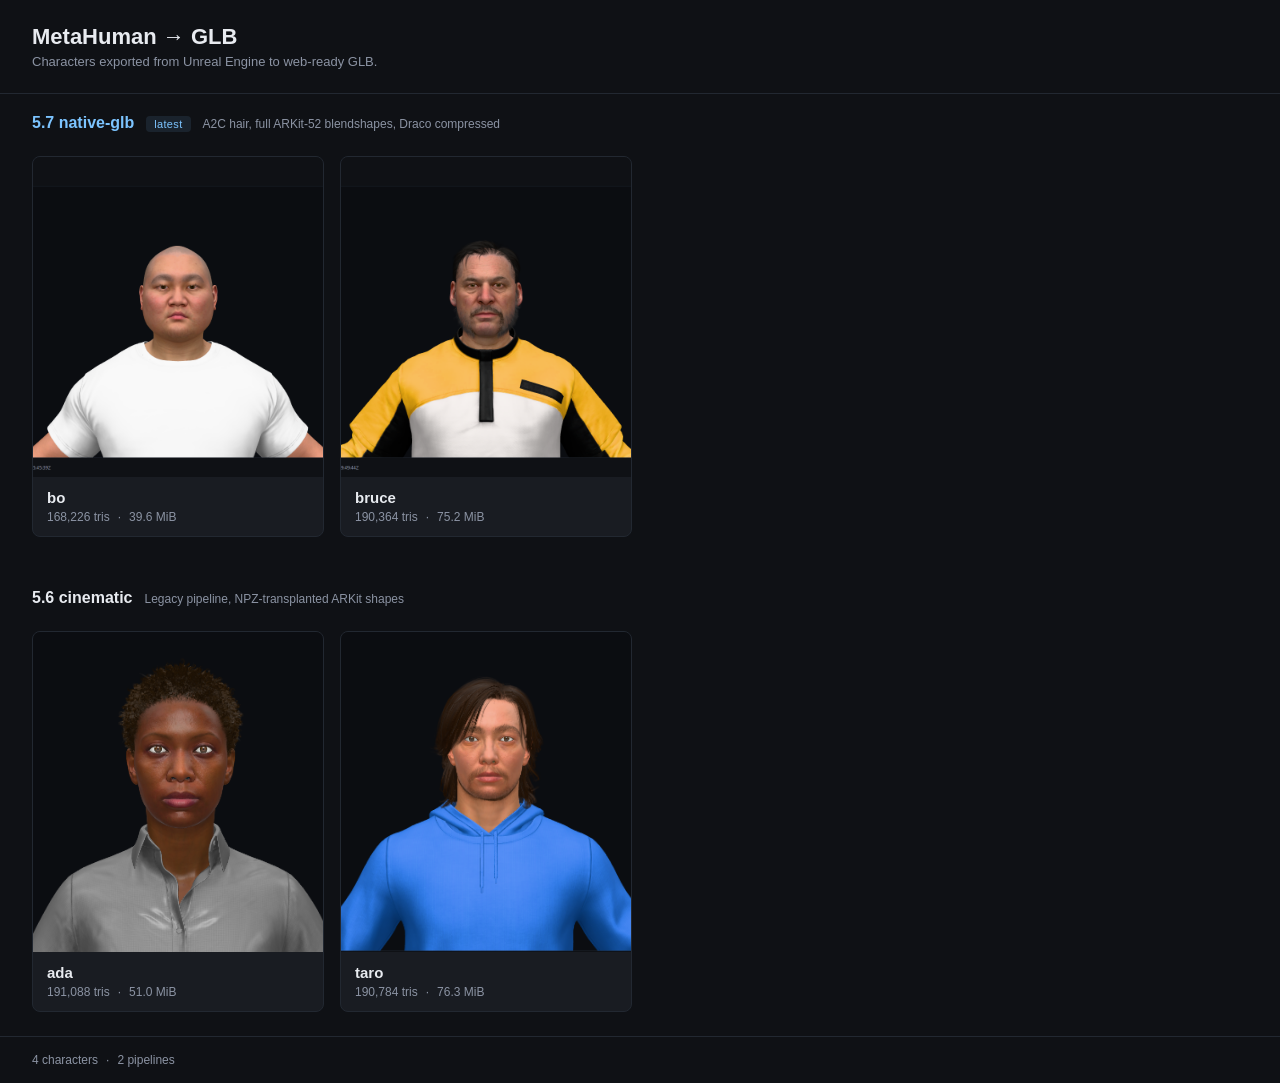
<file: docs/index.html>
<!doctype html>
<html lang="en">
<head>
  <meta charset="utf-8" />
  <meta name="viewport" content="width=device-width, initial-scale=1" />
  <title>MetaHuman gallery</title>
  <link rel="stylesheet" href="assets/style.css" />
  <style>
    .section-header {
      padding: 20px 32px 0;
      display: flex;
      align-items: baseline;
      gap: 12px;
    }
    .section-header h2 {
      margin: 0;
      font-size: 16px;
      font-weight: 600;
    }
    .section-header .tag {
      font-size: 11px;
      color: var(--accent);
      background: rgba(124,196,255,0.1);
      padding: 2px 8px;
      border-radius: 4px;
      letter-spacing: 0.03em;
    }
    .section-header .desc {
      color: var(--muted);
      font-size: 12px;
    }
  </style>
</head>
<body class="gallery">
  <header>
    <h1>MetaHuman &rarr; GLB</h1>
    <p class="sub">Characters exported from Unreal Engine to web-ready GLB.</p>
  </header>

  <div class="section-header">
    <h2><a href="5.7/index.html">5.7 native-glb</a></h2>
    <span class="tag">latest</span>
    <span class="desc">A2C hair, full ARKit-52 blendshapes, Draco compressed</span>
  </div>
  <main class="grid">
    <a class="card" href="5.7/characters/bo/index.html"><img class="card-preview" src="5.7/characters/bo/preview.png" alt="bo" loading="lazy" /><div class="meta"><span class="name">bo</span><span class="stats"><span>168,226 tris</span><span>&middot;</span><span>39.6 MiB</span></span></div></a>
    <a class="card" href="5.7/characters/bruce/index.html"><img class="card-preview" src="5.7/characters/bruce/preview.png" alt="bruce" loading="lazy" /><div class="meta"><span class="name">bruce</span><span class="stats"><span>190,364 tris</span><span>&middot;</span><span>75.2 MiB</span></span></div></a>
  </main>

  <div class="section-header" style="margin-top:8px">
    <h2>5.6 cinematic</h2>
    <span class="desc">Legacy pipeline, NPZ-transplanted ARKit shapes</span>
  </div>
  <main class="grid">
    <a class="card" href="characters/ada/index.html"><img class="card-preview" src="characters/ada/thumbnail.png" alt="ada" loading="lazy" /><div class="meta"><span class="name">ada</span><span class="stats"><span>191,088 tris</span><span>&middot;</span><span>51.0 MiB</span></span></div></a>
    <a class="card" href="characters/taro/index.html"><img class="card-preview" src="characters/taro/thumbnail.png" alt="taro" loading="lazy" /><div class="meta"><span class="name">taro</span><span class="stats"><span>190,784 tris</span><span>&middot;</span><span>76.3 MiB</span></span></div></a>
  </main>

  <footer>
    <span>4 characters</span>
    <span>&middot;</span>
    <span>2 pipelines</span>
  </footer>
</body>
</html>
</file>
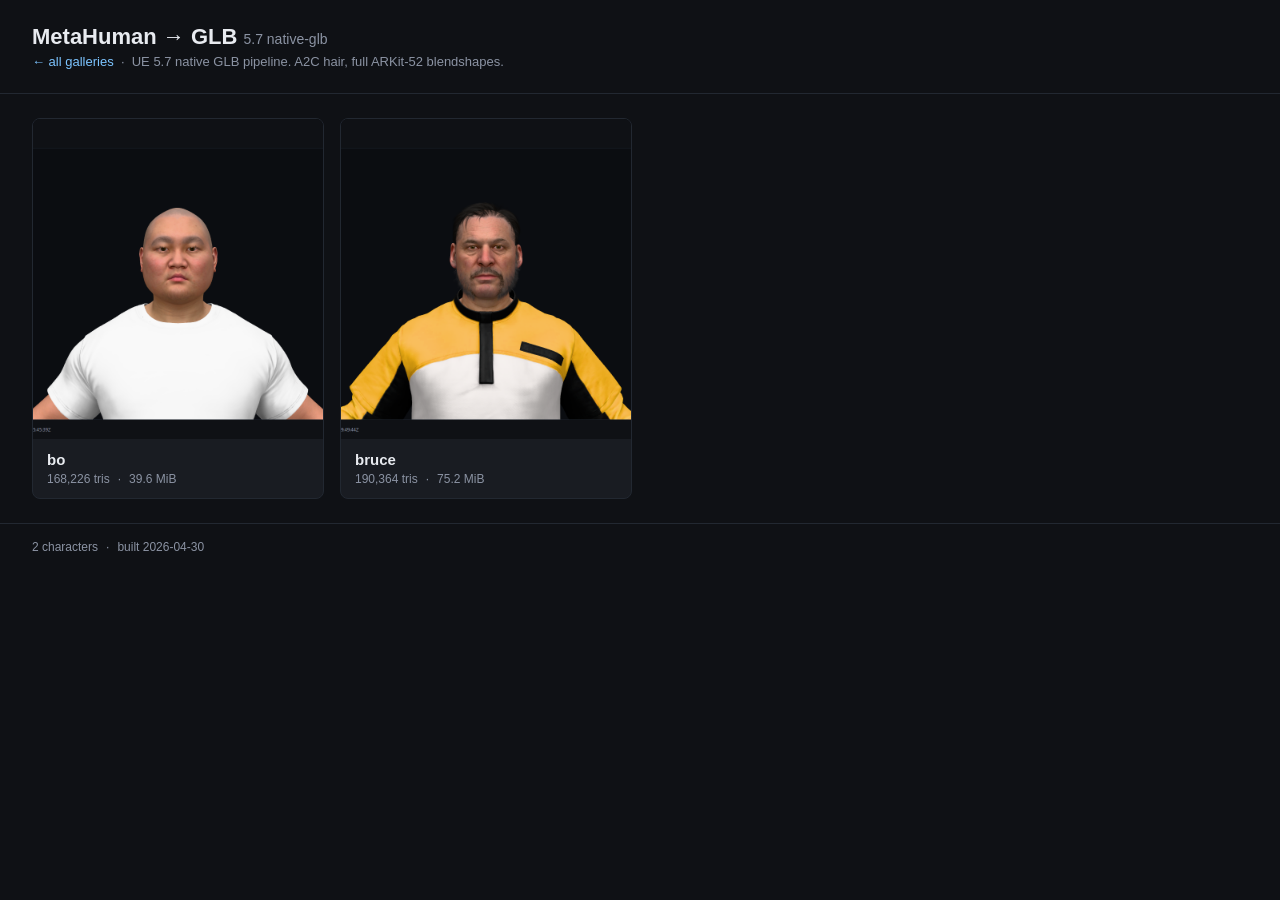
<file: docs/5.7/index.html>
<!doctype html>
<html lang="en">
<head>
  <meta charset="utf-8" />
  <meta name="viewport" content="width=device-width, initial-scale=1" />
  <title>MetaHuman gallery - 5.7</title>
  <link rel="stylesheet" href="assets/style.css" />
</head>
<body class="gallery">
  <header>
    <h1>MetaHuman &rarr; GLB <span style="color:var(--muted);font-size:14px;font-weight:400">5.7 native-glb</span></h1>
    <p class="sub">
      <a href="../index.html">&larr; all galleries</a>
      &nbsp;&middot;&nbsp;
      UE 5.7 native GLB pipeline. A2C hair, full ARKit-52 blendshapes.
    </p>
  </header>

  <main class="grid">
    <a class="card" href="characters/bo/index.html"><img class="card-preview" src="characters/bo/preview.png" alt="bo" loading="lazy" /><div class="meta"><span class="name">bo</span><span class="stats"><span>168,226 tris</span><span>&middot;</span><span>39.6 MiB</span></span></div></a>
    <a class="card" href="characters/bruce/index.html"><img class="card-preview" src="characters/bruce/preview.png" alt="bruce" loading="lazy" /><div class="meta"><span class="name">bruce</span><span class="stats"><span>190,364 tris</span><span>&middot;</span><span>75.2 MiB</span></span></div></a>
  </main>

  <footer>
    <span>2 characters</span>
    <span>&middot;</span>
    <span>built 2026-04-30</span>
  </footer>
</body>
</html>
</file>
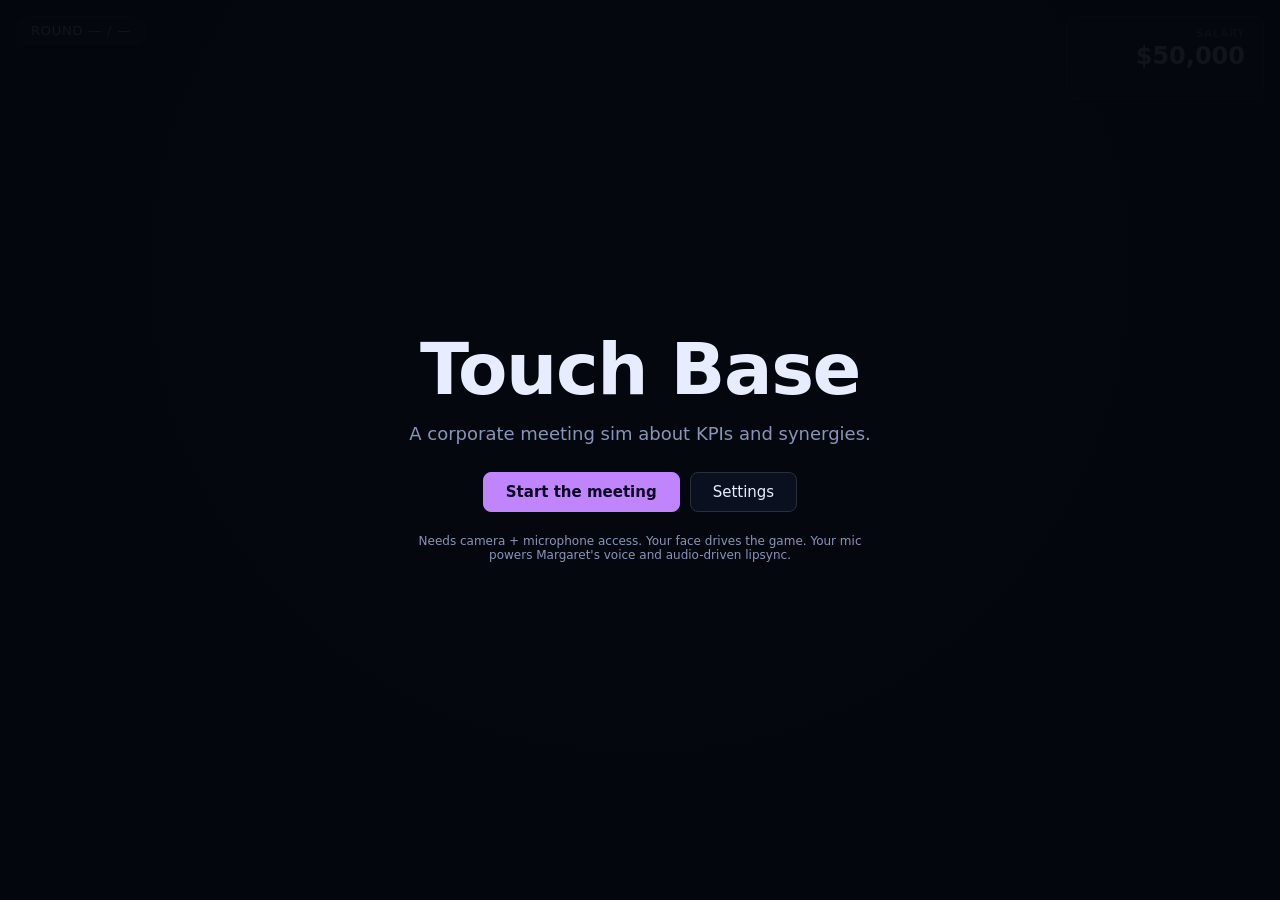
<file: meeting-from-hell/site/index.html>
<!doctype html>
<html lang="en">
<head>
  <meta charset="utf-8" />
  <meta name="viewport" content="width=device-width, initial-scale=1" />
  <title>Touch Base — a corporate meeting sim about KPIs and synergies</title>
  <link rel="stylesheet" href="style.css?v=20260420T200316Z" />
  <script type="importmap">
  {
    "imports": {
      "three":           "https://unpkg.com/three@0.170.0/build/three.module.js",
      "three/addons/":   "https://unpkg.com/three@0.170.0/examples/jsm/"
    }
  }
  </script>
</head>
<body>
  <div id="stage">
    <!-- 3D viewer mounts here -->
    <div id="viewer"></div>

    <!-- HUD overlay -->
    <div id="hud">
      <div id="round-pill">Round <span id="round-n">—</span> / <span id="round-total">—</span></div>
      <div id="salary">
        <div class="salary-label">Salary</div>
        <div class="salary-amount">$<span id="salary-amount">50,000</span></div>
        <div class="salary-delta" id="salary-delta"></div>
      </div>
    </div>

    <!-- Boss speech bubble -->
    <div id="bubble" class="hidden">
      <div class="bubble-name">MARGARET <span class="bubble-role">· Director of Employee Engagement</span></div>
      <div id="bubble-text"></div>
    </div>

    <!-- Enthusiasm meter (live during reaction window) -->
    <div id="enthusiasm" class="hidden">
      <div class="meter-label">Enthusiasm</div>
      <div class="meter-track"><div class="meter-fill" id="meter-fill"></div></div>
      <div class="meter-timer" id="meter-timer">5.0s</div>
    </div>

    <!-- Start / settings / end screens -->
    <div id="splash" class="screen">
      <h1>Touch Base</h1>
      <p class="tagline">A corporate meeting sim about KPIs and synergies.</p>
      <div class="splash-actions">
        <button id="btn-start" class="primary">Start the meeting</button>
        <button id="btn-settings">Settings</button>
      </div>
      <p class="note">Needs camera + microphone access. Your face drives the game. Your mic powers Margaret's voice and audio-driven lipsync.</p>
    </div>

    <div id="settings" class="screen hidden">
      <h2>Settings</h2>

      <div class="field">
        <label>Boss character</label>
        <select id="cfg-character">
          <option value="ada">ada</option>
          <option value="taro">taro</option>
        </select>
      </div>

      <div class="field">
        <label>LLM backend</label>
        <select id="cfg-backend">
          <option value="chrome">Chrome built-in (zero install, Chrome 127+)</option>
          <option value="groq" selected>Groq cloud (free, needs API key)</option>
          <option value="webllm">WebLLM (~1.5 GB first-load, then offline) — stub</option>
          <option value="ollama">Ollama (local http://localhost:11434) — stub</option>
          <option value="openai">Custom OpenAI-compatible URL</option>
        </select>
      </div>

      <div class="field" data-for="groq">
        <label>Groq API key</label>
        <input id="cfg-groq-key" type="password" placeholder="gsk_..." autocomplete="off" />
        <p class="hint">Sign up at <a href="https://console.groq.com" target="_blank" rel="noopener">console.groq.com</a> — free tier is plenty.</p>
      </div>

      <div class="field" data-for="groq,openai,ollama">
        <label>Model</label>
        <input id="cfg-model" type="text" placeholder="gemma2-9b-it" />
      </div>

      <div class="field" data-for="openai">
        <label>API URL</label>
        <input id="cfg-url" type="text" placeholder="https://api.openai.com/v1/chat/completions" />
      </div>

      <div class="field" data-for="openai">
        <label>API key (optional)</label>
        <input id="cfg-api-key" type="password" autocomplete="off" />
      </div>

      <div class="field">
        <label>Rounds</label>
        <input id="cfg-rounds" type="number" value="5" min="1" max="20" />
      </div>

      <div class="settings-actions">
        <button id="btn-settings-save" class="primary">Save</button>
        <button id="btn-settings-cancel">Cancel</button>
      </div>
    </div>

    <div id="status-line"></div>
  </div>

  <script type="module" src="game.js?v=20260420T200316Z"></script>
</body>
</html>
</file>
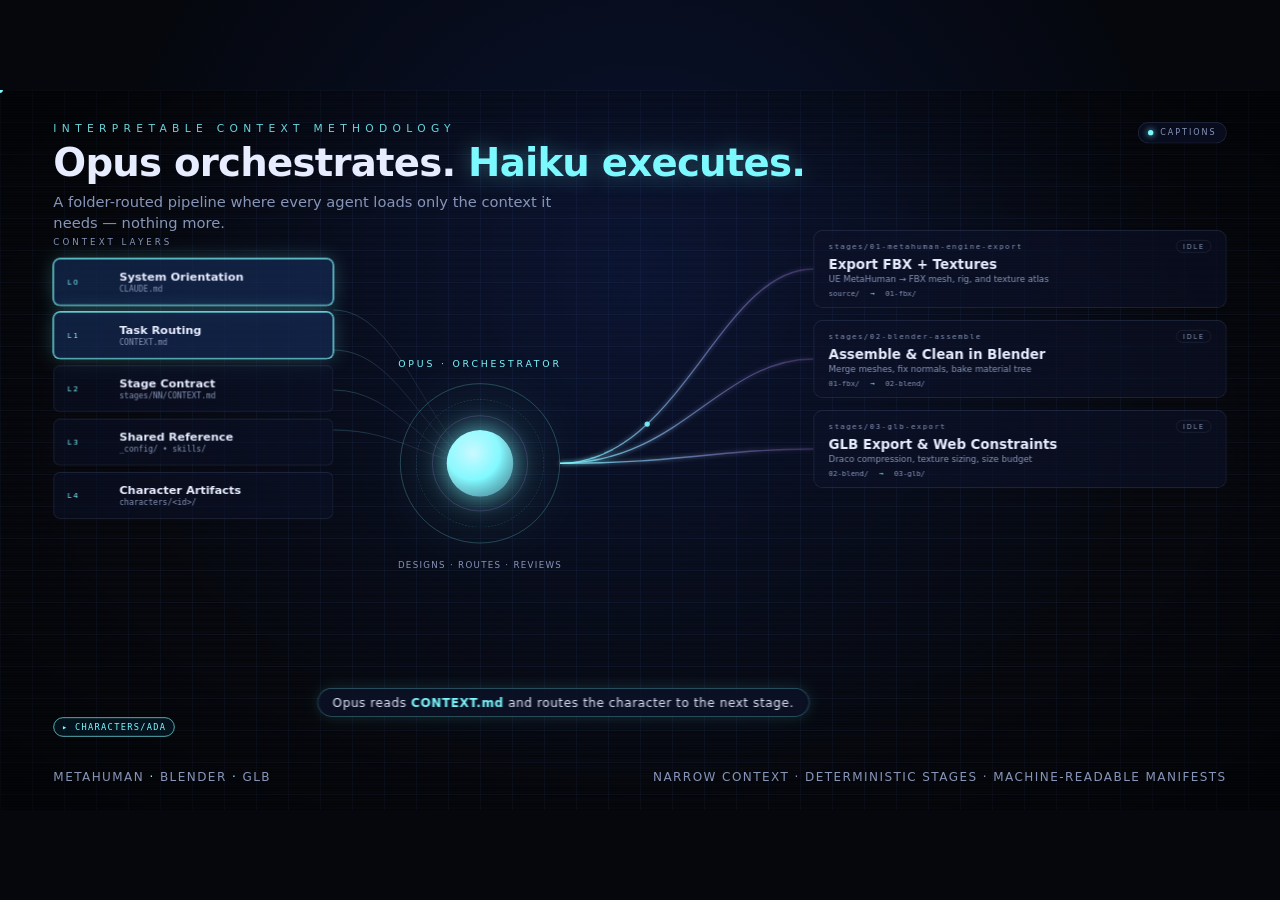
<file: docs/icm-agent-flow.html>
<!doctype html>
<html lang="en">
<head>
<meta charset="utf-8" />
<title>ICM — Agent Behavior in a Context-Structured Pipeline</title>
<meta name="viewport" content="width=1920,initial-scale=1" />
<style>
  :root {
    --bg-0: #05070d;
    --bg-1: #0b1020;
    --grid: rgba(80, 120, 200, 0.07);
    --ink: #e7ecff;
    --ink-dim: #8795b8;
    --accent: #7cf9ff;      /* cyan — Opus */
    --accent-2: #c084fc;    /* violet — Haiku */
    --accent-3: #facc15;    /* amber — manifest */
    --good: #4ade80;
    --line: rgba(180,200,255,0.15);
  }
  html, body {
    margin: 0;
    padding: 0;
    background: radial-gradient(ellipse at 50% 30%, #0a1330 0%, var(--bg-0) 60%);
    color: var(--ink);
    font-family: "Inter", "Segoe UI", system-ui, -apple-system, sans-serif;
    overflow: hidden;
    height: 100vh;
    width: 100vw;
  }
  .stage {
    position: relative;
    width: 1920px;
    height: 1080px;
    transform-origin: top left;
    background:
      linear-gradient(var(--grid) 1px, transparent 1px) 0 0 / 48px 48px,
      linear-gradient(90deg, var(--grid) 1px, transparent 1px) 0 0 / 48px 48px;
  }
  /* scanlines */
  .stage::before {
    content: "";
    position: absolute; inset: 0;
    background: repeating-linear-gradient(
      180deg,
      rgba(255,255,255,0.015) 0 2px,
      transparent 2px 4px
    );
    pointer-events: none;
    mix-blend-mode: overlay;
  }
  /* vignette */
  .stage::after {
    content: "";
    position: absolute; inset: 0;
    background: radial-gradient(ellipse at center, transparent 55%, rgba(0,0,0,0.55) 100%);
    pointer-events: none;
  }

  .header {
    position: absolute;
    top: 48px;
    left: 80px;
    z-index: 5;
  }
  .kicker {
    font-size: 16px;
    letter-spacing: 0.5em;
    color: var(--accent);
    text-transform: uppercase;
    margin-bottom: 12px;
    opacity: 0.85;
  }
  .title {
    font-size: 58px;
    font-weight: 700;
    letter-spacing: -0.02em;
    line-height: 1.05;
  }
  .title em {
    font-style: normal;
    color: var(--accent);
    text-shadow: 0 0 32px rgba(124, 249, 255, 0.35);
  }
  .sub {
    margin-top: 14px;
    font-size: 22px;
    color: var(--ink-dim);
    max-width: 760px;
    line-height: 1.4;
  }

  .footer {
    position: absolute;
    bottom: 40px;
    left: 80px;
    right: 80px;
    display: flex;
    justify-content: space-between;
    align-items: center;
    color: var(--ink-dim);
    font-size: 18px;
    letter-spacing: 0.12em;
    text-transform: uppercase;
    z-index: 5;
  }
  .footer .dot { color: var(--accent); }

  /* ---------- Layer stack (left column) ---------- */
  .layers {
    position: absolute;
    top: 220px;
    left: 80px;
    width: 420px;
    z-index: 4;
  }
  .layers-title {
    font-size: 13px;
    letter-spacing: 0.35em;
    color: var(--ink-dim);
    text-transform: uppercase;
    margin-bottom: 18px;
  }
  .layer {
    position: relative;
    padding: 16px 20px;
    margin-bottom: 10px;
    border: 1px solid var(--line);
    border-radius: 10px;
    background: rgba(12, 18, 40, 0.55);
    backdrop-filter: blur(6px);
    display: flex;
    align-items: center;
    gap: 16px;
    transition: all 0.35s ease;
  }
  .layer .tag {
    font-size: 11px;
    letter-spacing: 0.25em;
    color: var(--accent);
    min-width: 62px;
  }
  .layer .body {
    flex: 1;
  }
  .layer .name {
    font-size: 17px;
    font-weight: 600;
  }
  .layer .path {
    font-family: "JetBrains Mono", "Consolas", monospace;
    font-size: 12px;
    color: var(--ink-dim);
    margin-top: 2px;
  }
  .layer.active {
    border-color: var(--accent);
    box-shadow: 0 0 0 1px var(--accent), 0 0 30px rgba(124,249,255,0.25);
    background: rgba(20, 40, 80, 0.75);
  }
  .layer.loaded {
    border-color: var(--accent-2);
    box-shadow: 0 0 0 1px var(--accent-2), 0 0 20px rgba(192,132,252,0.2);
  }

  /* ---------- Opus orchestrator (center) ---------- */
  .opus {
    position: absolute;
    left: 600px;
    top: 440px;
    width: 240px;
    height: 240px;
    z-index: 3;
  }
  .opus .core {
    position: absolute;
    inset: 70px;
    border-radius: 50%;
    background: radial-gradient(circle at 40% 35%, #cbf9ff, var(--accent) 45%, #1d6b80 90%);
    box-shadow:
      0 0 40px rgba(124,249,255,0.7),
      0 0 120px rgba(124,249,255,0.35),
      inset 0 0 40px rgba(255,255,255,0.3);
    animation: coreBreath 2.4s ease-in-out infinite;
  }
  .opus .ring {
    position: absolute;
    inset: 0;
    border: 1px solid rgba(124,249,255,0.35);
    border-radius: 50%;
    animation: ringSpin 16s linear infinite;
  }
  .opus .ring.r2 { inset: 24px; animation-duration: 10s; animation-direction: reverse; border-style: dashed; opacity: 0.5;}
  .opus .ring.r3 { inset: 48px; animation-duration: 7s; border-color: rgba(192,132,252,0.3); }
  .opus .label {
    position: absolute;
    top: -38px;
    left: 50%;
    transform: translateX(-50%);
    font-size: 14px;
    letter-spacing: 0.3em;
    color: var(--accent);
    text-transform: uppercase;
    white-space: nowrap;
  }
  .opus .role {
    position: absolute;
    bottom: -40px;
    left: 50%;
    transform: translateX(-50%);
    font-size: 13px;
    color: var(--ink-dim);
    letter-spacing: 0.15em;
    text-transform: uppercase;
    white-space: nowrap;
  }

  @keyframes coreBreath {
    0%, 100% { transform: scale(1); filter: brightness(1); }
    50%      { transform: scale(1.06); filter: brightness(1.15); }
  }
  @keyframes ringSpin {
    to { transform: rotate(360deg); }
  }

  /* ---------- Stage cards (right column) ---------- */
  .stages {
    position: absolute;
    top: 210px;
    right: 80px;
    width: 620px;
    z-index: 4;
    display: flex;
    flex-direction: column;
    gap: 18px;
  }
  .stage-card {
    position: relative;
    border: 1px solid var(--line);
    border-radius: 14px;
    background: rgba(12, 18, 40, 0.6);
    backdrop-filter: blur(6px);
    padding: 14px 22px;
    transition: all 0.4s ease;
  }
  .stage-card .head {
    display: flex;
    justify-content: space-between;
    align-items: center;
    margin-bottom: 6px;
  }
  .stage-card .num {
    font-family: "JetBrains Mono", monospace;
    font-size: 11px;
    color: var(--ink-dim);
    letter-spacing: 0.2em;
  }
  .stage-card .status {
    font-size: 10px;
    letter-spacing: 0.25em;
    padding: 3px 9px;
    border-radius: 999px;
    border: 1px solid var(--line);
    color: var(--ink-dim);
    text-transform: uppercase;
  }
  .stage-card .name {
    font-size: 20px;
    font-weight: 600;
    margin-bottom: 2px;
  }
  .stage-card .desc {
    font-size: 13px;
    color: var(--ink-dim);
    margin-bottom: 8px;
  }
  .stage-card .io {
    display: flex;
    gap: 16px;
    font-family: "JetBrains Mono", monospace;
    font-size: 11px;
    color: var(--ink-dim);
  }
  .stage-card .io span.arrow { color: var(--accent); }

  .stage-card .progress {
    position: absolute;
    left: 0; bottom: 0;
    height: 3px;
    width: 0%;
    background: linear-gradient(90deg, var(--accent-2), var(--accent));
    box-shadow: 0 0 12px var(--accent-2);
    border-radius: 0 0 14px 14px;
    transition: width 3.2s ease;
  }

  .stage-card.active {
    border-color: var(--accent-2);
    box-shadow: 0 0 0 1px var(--accent-2), 0 0 40px rgba(192,132,252,0.22);
    background: rgba(36, 22, 66, 0.6);
  }
  .stage-card.active .status {
    color: var(--accent-2);
    border-color: var(--accent-2);
  }
  .stage-card.done {
    border-color: var(--good);
  }
  .stage-card.done .status {
    color: var(--good);
    border-color: var(--good);
  }
  .stage-card.done .progress { width: 100% !important; }

  /* Haiku context-window badge that appears inside the active stage */
  .ctx-window {
    margin-top: 10px;
    border: 1px dashed var(--accent-2);
    border-radius: 8px;
    padding: 8px 12px;
    font-family: "JetBrains Mono", monospace;
    font-size: 11px;
    color: #f1e4ff;
    background: rgba(40, 20, 80, 0.35);
    opacity: 0;
    transform: translateY(-6px);
    transition: opacity 0.4s, transform 0.4s;
    line-height: 1.45;
  }
  .ctx-window.visible {
    opacity: 1;
    transform: translateY(0);
  }
  .ctx-window .hdr {
    color: var(--accent-2);
    letter-spacing: 0.2em;
    font-size: 9px;
    text-transform: uppercase;
    margin-bottom: 4px;
  }
  .ctx-window .f  { display: block; }
  .ctx-window .f::before {
    content: "▸ ";
    color: var(--accent);
  }

  /* ---------- SVG connectors ---------- */
  svg.wires {
    position: absolute;
    inset: 0;
    width: 100%;
    height: 100%;
    z-index: 2;
    pointer-events: none;
  }

  /* Haiku packet flying along the wire */
  .packet {
    position: absolute;
    width: 80px;
    height: 40px;
    border: 1px solid var(--accent-2);
    border-radius: 6px;
    background: rgba(40,20,80,0.9);
    box-shadow: 0 0 20px var(--accent-2), 0 0 60px rgba(192,132,252,0.4);
    z-index: 5;
    display: flex;
    align-items: center;
    justify-content: center;
    font-family: "JetBrains Mono", monospace;
    font-size: 10px;
    color: #f3e4ff;
    letter-spacing: 0.15em;
    opacity: 0;
    pointer-events: none;
  }
  .packet::before {
    content: "";
    position: absolute;
    right: 100%;
    top: 50%;
    transform: translateY(-50%);
    width: 60px;
    height: 2px;
    background: linear-gradient(90deg, transparent, var(--accent-2));
  }

  /* Manifest output token */
  .manifest {
    position: absolute;
    right: 80px;
    bottom: 110px;
    display: flex;
    gap: 8px;
    z-index: 5;
    font-family: "JetBrains Mono", monospace;
    font-size: 13px;
    color: var(--accent-3);
    letter-spacing: 0.15em;
    text-transform: uppercase;
    opacity: 0;
    transition: opacity 0.4s;
  }
  .manifest.visible { opacity: 1; }
  .manifest .pill {
    padding: 6px 12px;
    border: 1px solid var(--accent-3);
    border-radius: 999px;
    background: rgba(60, 40, 0, 0.35);
    box-shadow: 0 0 12px rgba(250, 204, 21, 0.35);
  }

  /* Character chip (input) */
  .character {
    position: absolute;
    left: 80px;
    bottom: 110px;
    z-index: 5;
    font-family: "JetBrains Mono", monospace;
    font-size: 13px;
    color: var(--accent);
    letter-spacing: 0.15em;
    text-transform: uppercase;
  }
  .character .pill {
    padding: 6px 12px;
    border: 1px solid var(--accent);
    border-radius: 999px;
    background: rgba(0,40,60,0.35);
  }

  /* ---------- Caption (bottom-center, below diagram) ---------- */
  .caption {
    position: absolute;
    bottom: 140px;
    left: 44%;
    transform: translateX(-50%);
    padding: 10px 22px;
    border: 1px solid rgba(124, 249, 255, 0.35);
    border-radius: 999px;
    background: rgba(12, 18, 40, 0.78);
    backdrop-filter: blur(8px);
    font-size: 18px;
    color: var(--ink);
    letter-spacing: 0.05em;
    text-align: center;
    z-index: 6;
    max-width: 760px;
    white-space: nowrap;
    opacity: 0;
    transition: opacity 0.5s;
    box-shadow: 0 0 24px rgba(124, 249, 255, 0.15);
  }
  .caption.visible { opacity: 1; }
  .caption b { color: var(--accent); font-weight: 600; }
  .caption em { color: var(--accent-2); font-style: normal; font-weight: 600; }
  body.no-captions .caption { display: none !important; }

  /* ---------- Captions toggle (top-right) ---------- */
  .toggle {
    position: absolute;
    top: 48px;
    right: 80px;
    z-index: 10;
    display: flex;
    align-items: center;
    gap: 10px;
    padding: 8px 14px;
    border: 1px solid var(--line);
    border-radius: 999px;
    background: rgba(12, 18, 40, 0.7);
    backdrop-filter: blur(6px);
    color: var(--ink-dim);
    font-size: 12px;
    letter-spacing: 0.25em;
    text-transform: uppercase;
    cursor: pointer;
    user-select: none;
    font-family: inherit;
    transition: all 0.25s ease;
  }
  .toggle:hover { border-color: var(--accent); color: var(--ink); }
  .toggle .led {
    width: 8px; height: 8px;
    border-radius: 50%;
    background: var(--accent);
    box-shadow: 0 0 10px var(--accent);
    transition: all 0.25s ease;
  }
  body.no-captions .toggle .led {
    background: #444; box-shadow: none;
  }
  body.no-captions .toggle { color: #555; }
</style>
</head>
<body>
<div class="stage" id="stage">
  <!-- Header -->
  <div class="header">
    <div class="kicker">Interpretable Context Methodology</div>
    <div class="title">Opus orchestrates. <em>Haiku executes.</em></div>
    <div class="sub">A folder-routed pipeline where every agent loads only the context it needs — nothing more.</div>
  </div>

  <!-- Captions toggle -->
  <button class="toggle" id="capToggle" title="Toggle captions (press C)">
    <span class="led"></span>
    <span>Captions</span>
  </button>

  <!-- Layer stack -->
  <div class="layers" id="layers">
    <div class="layers-title">Context Layers</div>
    <div class="layer" data-layer="0">
      <div class="tag">L0</div>
      <div class="body">
        <div class="name">System Orientation</div>
        <div class="path">CLAUDE.md</div>
      </div>
    </div>
    <div class="layer" data-layer="1">
      <div class="tag">L1</div>
      <div class="body">
        <div class="name">Task Routing</div>
        <div class="path">CONTEXT.md</div>
      </div>
    </div>
    <div class="layer" data-layer="2">
      <div class="tag">L2</div>
      <div class="body">
        <div class="name">Stage Contract</div>
        <div class="path">stages/NN/CONTEXT.md</div>
      </div>
    </div>
    <div class="layer" data-layer="3">
      <div class="tag">L3</div>
      <div class="body">
        <div class="name">Shared Reference</div>
        <div class="path">_config/ • skills/</div>
      </div>
    </div>
    <div class="layer" data-layer="4">
      <div class="tag">L4</div>
      <div class="body">
        <div class="name">Character Artifacts</div>
        <div class="path">characters/&lt;id&gt;/</div>
      </div>
    </div>
  </div>

  <!-- Opus orchestrator -->
  <div class="opus">
    <div class="label">OPUS · ORCHESTRATOR</div>
    <div class="ring"></div>
    <div class="ring r2"></div>
    <div class="ring r3"></div>
    <div class="core"></div>
    <div class="role">designs · routes · reviews</div>
  </div>

  <!-- Stage cards -->
  <div class="stages" id="stages">
    <div class="stage-card" data-stage="0">
      <div class="head">
        <div class="num">stages/01-metahuman-engine-export</div>
        <div class="status">idle</div>
      </div>
      <div class="name">Export FBX + Textures</div>
      <div class="desc">UE MetaHuman → FBX mesh, rig, and texture atlas</div>
      <div class="io"><span>source/</span><span class="arrow">→</span><span>01-fbx/</span></div>
      <div class="progress"></div>
    </div>

    <div class="stage-card" data-stage="1">
      <div class="head">
        <div class="num">stages/02-blender-assemble</div>
        <div class="status">idle</div>
      </div>
      <div class="name">Assemble &amp; Clean in Blender</div>
      <div class="desc">Merge meshes, fix normals, bake material tree</div>
      <div class="io"><span>01-fbx/</span><span class="arrow">→</span><span>02-blend/</span></div>
      <div class="progress"></div>
    </div>

    <div class="stage-card" data-stage="2">
      <div class="head">
        <div class="num">stages/03-glb-export</div>
        <div class="status">idle</div>
      </div>
      <div class="name">GLB Export &amp; Web Constraints</div>
      <div class="desc">Draco compression, texture sizing, size budget</div>
      <div class="io"><span>02-blend/</span><span class="arrow">→</span><span>03-glb/</span></div>
      <div class="progress"></div>
    </div>
  </div>

  <!-- Input / output chips -->
  <div class="character">
    <div class="pill">▸ characters/ada</div>
  </div>
  <div class="manifest" id="manifest">
    <div class="pill" id="mpill">● manifest.json updated</div>
  </div>

  <!-- Caption -->
  <div class="caption" id="caption"></div>

  <!-- Flying Haiku packet -->
  <div class="packet" id="packet">HAIKU</div>

  <!-- SVG wires -->
  <svg class="wires" viewBox="0 0 1920 1080" preserveAspectRatio="none">
    <defs>
      <linearGradient id="wire-grad" x1="0" x2="1">
        <stop offset="0"  stop-color="#7cf9ff" stop-opacity="0.8"/>
        <stop offset="1"  stop-color="#c084fc" stop-opacity="0.2"/>
      </linearGradient>
      <filter id="glow">
        <feGaussianBlur stdDeviation="3" result="coloredBlur"/>
        <feMerge>
          <feMergeNode in="coloredBlur"/>
          <feMergeNode in="SourceGraphic"/>
        </feMerge>
      </filter>
    </defs>

    <!-- Layers → Opus (soft feed lines) -->
    <g stroke="url(#wire-grad)" stroke-width="1" fill="none" opacity="0.4">
      <path d="M500 330 C 600 330, 640 520, 720 560" />
      <path d="M500 390 C 600 390, 640 540, 720 560" />
      <path d="M500 450 C 600 450, 640 560, 720 560" />
      <path d="M500 510 C 600 510, 640 560, 720 560" />
      <path d="M500 570 C 600 570, 640 570, 720 570" />
    </g>

    <!-- Opus → Stages (animated main wires) -->
    <g fill="none" stroke-width="2" filter="url(#glow)">
      <path id="wire-0" d="M840 560 C 1020 560, 1080 300, 1220 300" stroke="url(#wire-grad)" />
      <path id="wire-1" d="M840 560 C 1020 560, 1080 490, 1220 490" stroke="url(#wire-grad)" />
      <path id="wire-2" d="M840 560 C 1020 560, 1080 680, 1220 680" stroke="url(#wire-grad)" />
    </g>

    <!-- animated dots along the wires (ambient data flow) -->
    <g>
      <circle r="4" fill="#7cf9ff">
        <animateMotion dur="4s" repeatCount="indefinite">
          <mpath href="#wire-0"/>
        </animateMotion>
        <animate attributeName="opacity" values="0;1;1;0" dur="4s" repeatCount="indefinite"/>
      </circle>
      <circle r="4" fill="#7cf9ff">
        <animateMotion dur="4s" begin="1.3s" repeatCount="indefinite">
          <mpath href="#wire-1"/>
        </animateMotion>
        <animate attributeName="opacity" values="0;1;1;0" dur="4s" begin="1.3s" repeatCount="indefinite"/>
      </circle>
      <circle r="4" fill="#7cf9ff">
        <animateMotion dur="4s" begin="2.6s" repeatCount="indefinite">
          <mpath href="#wire-2"/>
        </animateMotion>
        <animate attributeName="opacity" values="0;1;1;0" dur="4s" begin="2.6s" repeatCount="indefinite"/>
      </circle>
    </g>
  </svg>

  <div class="footer">
    <div>metahuman <span class="dot">·</span> blender <span class="dot">·</span> glb</div>
    <div>narrow context · deterministic stages · machine-readable manifests</div>
  </div>
</div>

<script>
  // --- auto-scale the 1920x1080 stage to the viewport ---
  const stageEl = document.getElementById("stage");
  function fit() {
    const sx = window.innerWidth / 1920;
    const sy = window.innerHeight / 1080;
    const s = Math.min(sx, sy);
    stageEl.style.transform = `scale(${s})`;
    stageEl.style.left = ((window.innerWidth - 1920 * s) / 2) + "px";
    stageEl.style.top  = ((window.innerHeight - 1080 * s) / 2) + "px";
    stageEl.style.position = "absolute";
  }
  window.addEventListener("resize", fit); fit();

  // --- staged animation ---
  const layers     = [...document.querySelectorAll(".layer")];
  const cards      = [...document.querySelectorAll(".stage-card")];
  const packet     = document.getElementById("packet");
  const manifest   = document.getElementById("manifest");
  const mpill      = document.getElementById("mpill");
  const caption    = document.getElementById("caption");

  // Context files each stage's Haiku actually loads
  const stageCtx = [
    [
      "stages/01-*/CONTEXT.md",
      "_config/pipeline.yaml",
      "skills/metahuman-assets.md",
      "characters/ada/source/"
    ],
    [
      "stages/02-*/CONTEXT.md",
      "_config/pipeline.yaml",
      "skills/fbx-cleanup-rules.md",
      "characters/ada/01-fbx/"
    ],
    [
      "stages/03-*/CONTEXT.md",
      "_config/pipeline.yaml",
      "skills/glb-web-budget.md",
      "characters/ada/02-blend/"
    ]
  ];

  const captions = [
    "Opus reads <b>CONTEXT.md</b> and routes the character to the next stage.",
    "A <em>Haiku</em> worker spawns with a <b>narrow context window</b>.",
    "Stage runs a deterministic script. Outputs land in the character folder.",
    "Haiku writes <b>manifest.json</b>. Opus inspects and dispatches next."
  ];

  // Captions toggle
  const capToggle = document.getElementById("capToggle");
  const CAP_KEY = "icm.captions";
  if (localStorage.getItem(CAP_KEY) === "off") document.body.classList.add("no-captions");
  capToggle.addEventListener("click", () => {
    document.body.classList.toggle("no-captions");
    localStorage.setItem(CAP_KEY, document.body.classList.contains("no-captions") ? "off" : "on");
  });
  window.addEventListener("keydown", (e) => {
    if (e.key === "c" || e.key === "C") capToggle.click();
  });

  // Center points (1920x1080 coord space) of opus & each card.
  // cardCenters are recomputed from the DOM so they always track the cards.
  const OPUS = { x: 840, y: 560 };
  const cardCenters = [
    { x: 1380, y: 300 },
    { x: 1380, y: 490 },
    { x: 1380, y: 680 }
  ];

  function alignWires() {
    const sRect = stageEl.getBoundingClientRect();
    const scale = sRect.width / 1920 || 1;
    cards.forEach((card, i) => {
      const r = card.getBoundingClientRect();
      // convert to 1920x1080 canvas coords
      const leftX  = (r.left - sRect.left) / scale;
      const centerY = (r.top - sRect.top) / scale + (r.height / scale) / 2;
      // cache center for the packet animation
      cardCenters[i].x = leftX + 80;
      cardCenters[i].y = centerY;
      // redraw the SVG wire to meet the card's left edge
      const wire = document.getElementById(`wire-${i}`);
      if (wire) {
        const endX = leftX;
        wire.setAttribute("d",
          `M${OPUS.x} ${OPUS.y} C 1020 ${OPUS.y}, 1080 ${centerY}, ${endX} ${centerY}`
        );
      }
    });
  }
  window.addEventListener("resize", alignWires);
  // run once after layout settles
  requestAnimationFrame(() => requestAnimationFrame(alignWires));

  // Re-align whenever any card changes size (ctx-window expanding/collapsing
  // pushes the other cards, so every wire endpoint must move with them).
  if ("ResizeObserver" in window) {
    const ro = new ResizeObserver(() => alignWires());
    cards.forEach(c => ro.observe(c));
  }
  // Also re-align through the CSS transition on the ctx-window (opacity/transform).
  // ResizeObserver catches the height change instantly, but belt-and-suspenders:
  document.addEventListener("transitionend", (e) => {
    if (e.target.classList && e.target.classList.contains("ctx-window")) alignWires();
  }, true);

  function setCaption(i) {
    caption.innerHTML = captions[i];
    caption.classList.add("visible");
  }

  function activateLayers(stageIdx) {
    // Haiku, per-stage, loads: L2 (its contract), L3 (shared ref), L4 (character)
    layers.forEach(l => { l.classList.remove("active", "loaded"); });
    [2,3,4].forEach(idx => layers[idx].classList.add("loaded"));
  }
  function resetLayers() { layers.forEach(l => l.classList.remove("active","loaded")); }

  function flyPacketTo(cardIdx, onArrive) {
    const target = cardCenters[cardIdx];
    // position packet at opus, animate toward card
    packet.style.transition = "none";
    packet.style.left = (OPUS.x - 40) + "px";
    packet.style.top  = (OPUS.y - 20) + "px";
    packet.style.opacity = "0";
    packet.style.transform = "scale(0.6)";
    // kick
    requestAnimationFrame(() => {
      packet.style.transition = "left 1.8s cubic-bezier(.5,.1,.3,1), top 1.8s cubic-bezier(.5,.1,.3,1), opacity 0.4s, transform 1.8s";
      packet.style.opacity = "1";
      packet.style.transform = "scale(1)";
      packet.style.left = (target.x - 40) + "px";
      packet.style.top  = (target.y - 20) + "px";
    });
    setTimeout(() => {
      // absorb
      packet.style.transition = "opacity 0.5s, transform 0.5s";
      packet.style.opacity = "0";
      packet.style.transform = "scale(0.3)";
      onArrive && onArrive();
    }, 1850);
  }

  function runStage(cardIdx, onDone) {
    const card = cards[cardIdx];
    card.classList.remove("done");
    card.classList.add("active");
    card.querySelector(".status").textContent = "loading ctx";

    // Inject the narrow context window inside the stage card
    let ctx = card.querySelector(".ctx-window");
    if (!ctx) {
      ctx = document.createElement("div");
      ctx.className = "ctx-window";
      ctx.innerHTML =
        `<div class="hdr">Haiku context window</div>` +
        stageCtx[cardIdx].map(f => `<span class="f">${f}</span>`).join("");
      card.appendChild(ctx);
    }
    requestAnimationFrame(() => ctx.classList.add("visible"));

    setTimeout(() => {
      card.querySelector(".status").textContent = "executing";
      card.querySelector(".progress").style.width = "100%";
    }, 1500);

    setTimeout(() => {
      card.querySelector(".status").textContent = "done";
      card.classList.remove("active");
      card.classList.add("done");
      onDone && onDone();
    }, 4900);
  }

  function hideCtx(cardIdx) {
    const ctx = cards[cardIdx].querySelector(".ctx-window");
    if (ctx) ctx.classList.remove("visible");
  }

  function resetAll() {
    cards.forEach(c => {
      c.classList.remove("active", "done");
      c.querySelector(".status").textContent = "idle";
      c.querySelector(".progress").style.width = "0%";
      hideCtx([...cards].indexOf(c));
    });
    manifest.classList.remove("visible");
    caption.classList.remove("visible");
    resetLayers();
  }

  // --- master timeline ---
  async function sleep(ms) { return new Promise(r => setTimeout(r, ms)); }

  async function runOnce() {
    resetAll();

    // Beat 1 — Opus reads routing
    layers[0].classList.add("active");
    layers[1].classList.add("active");
    setCaption(0);
    await sleep(3400);

    for (let i = 0; i < 3; i++) {
      // Beat 2 — Haiku packet flies
      setCaption(1);
      flyPacketTo(i);
      await sleep(1500);
      activateLayers(i);
      await sleep(700);

      // Beat 3 — Stage executes
      setCaption(2);
      await new Promise(res => runStage(i, res));

      // Beat 4 — Manifest update
      mpill.textContent = `● manifest: stage 0${i+1} → done`;
      manifest.classList.add("visible");
      setCaption(3);
      await sleep(2400);
      manifest.classList.remove("visible");
      hideCtx(i);
      resetLayers();
      await sleep(900);
    }

    // Final hold
    caption.innerHTML = "One pipeline. Three contracts. <b>Narrow context</b> at every step.";
    caption.classList.add("visible");
    cards.forEach(c => c.classList.add("done"));
    await sleep(5000);
  }

  (async function loop() {
    while (true) {
      await runOnce();
      await sleep(1200);
    }
  })();
</script>
</body>
</html>
</file>
<file: docs/assets/style.css>
:root {
  --bg: #0f1115;
  --fg: #e8ebf0;
  --muted: #8b93a3;
  --accent: #7cc4ff;
  --card: #191c22;
}

* { box-sizing: border-box; }

html, body {
  margin: 0;
  padding: 0;
  background: var(--bg);
  color: var(--fg);
  font-family: -apple-system, BlinkMacSystemFont, "Segoe UI", Roboto, sans-serif;
}

a { color: var(--accent); text-decoration: none; }
a:hover { text-decoration: underline; }

header {
  padding: 24px 32px;
  border-bottom: 1px solid #222831;
}
header h1 {
  margin: 0;
  font-size: 22px;
  font-weight: 600;
}
header .sub {
  margin: 4px 0 0;
  color: var(--muted);
  font-size: 13px;
}

footer {
  padding: 16px 32px;
  border-top: 1px solid #222831;
  color: var(--muted);
  font-size: 12px;
  display: flex;
  gap: 8px;
}

/* ----------------------------------------- gallery */

.gallery .grid {
  display: grid;
  grid-template-columns: repeat(auto-fill, minmax(280px, 1fr));
  gap: 16px;
  padding: 24px 32px;
}

.card {
  background: var(--card);
  border: 1px solid #222831;
  border-radius: 8px;
  overflow: hidden;
  display: flex;
  flex-direction: column;
  transition: border-color 120ms ease;
  color: inherit;
  text-decoration: none;
}
.card:hover { border-color: var(--accent); text-decoration: none; }
.card .card-preview {
  display: block;
  width: 100%;
  height: 320px;
  object-fit: cover;      /* static thumbnail — fill the card, crop if needed */
  background: #0b0d11;
  pointer-events: none;   /* let clicks pass through to the <a> wrapper */
}
.card .meta {
  padding: 12px 14px;
  display: flex;
  flex-direction: column;
  gap: 4px;
}
.card .meta .name {
  font-weight: 600;
  font-size: 15px;
}
.card .meta .stats {
  color: var(--muted);
  font-size: 12px;
  display: flex;
  gap: 8px;
}

/* ----------------------------------------- viewer */

.viewer { display: flex; flex-direction: column; height: 100vh; }
.viewer header { display: flex; align-items: baseline; gap: 16px; }
.viewer header h1 { font-size: 18px; }
.viewer .back { font-size: 13px; color: var(--muted); }
.viewer .stage {
  flex: 1;
  width: 100%;
  background: #0b0d11;
  position: relative;
  min-height: 0;
}
.viewer .stage canvas {
  display: block;
  width: 100% !important;
  height: 100% !important;
}
</file>
<file: docs/5.7/assets/style.css>
:root {
  --bg: #0f1115;
  --fg: #e8ebf0;
  --muted: #8b93a3;
  --accent: #7cc4ff;
  --card: #191c22;
}

* { box-sizing: border-box; }

html, body {
  margin: 0;
  padding: 0;
  background: var(--bg);
  color: var(--fg);
  font-family: -apple-system, BlinkMacSystemFont, "Segoe UI", Roboto, sans-serif;
}

a { color: var(--accent); text-decoration: none; }
a:hover { text-decoration: underline; }

header {
  padding: 24px 32px;
  border-bottom: 1px solid #222831;
}
header h1 {
  margin: 0;
  font-size: 22px;
  font-weight: 600;
}
header .sub {
  margin: 4px 0 0;
  color: var(--muted);
  font-size: 13px;
}

footer {
  padding: 16px 32px;
  border-top: 1px solid #222831;
  color: var(--muted);
  font-size: 12px;
  display: flex;
  gap: 8px;
}

/* ----------------------------------------- gallery */

.gallery .grid {
  display: grid;
  grid-template-columns: repeat(auto-fill, minmax(280px, 1fr));
  gap: 16px;
  padding: 24px 32px;
}

.card {
  background: var(--card);
  border: 1px solid #222831;
  border-radius: 8px;
  overflow: hidden;
  display: flex;
  flex-direction: column;
  transition: border-color 120ms ease;
  color: inherit;
  text-decoration: none;
}
.card:hover { border-color: var(--accent); text-decoration: none; }
.card .card-preview {
  display: block;
  width: 100%;
  height: 320px;
  object-fit: cover;      /* static thumbnail — fill the card, crop if needed */
  background: #0b0d11;
  pointer-events: none;   /* let clicks pass through to the <a> wrapper */
}
.card .meta {
  padding: 12px 14px;
  display: flex;
  flex-direction: column;
  gap: 4px;
}
.card .meta .name {
  font-weight: 600;
  font-size: 15px;
}
.card .meta .stats {
  color: var(--muted);
  font-size: 12px;
  display: flex;
  gap: 8px;
}

/* ----------------------------------------- viewer */

.viewer { display: flex; flex-direction: column; height: 100vh; }
.viewer header { display: flex; align-items: baseline; gap: 16px; }
.viewer header h1 { font-size: 18px; }
.viewer .back { font-size: 13px; color: var(--muted); }
.viewer .stage {
  flex: 1;
  width: 100%;
  background: #0b0d11;
  position: relative;
  min-height: 0;
}
.viewer .stage canvas {
  display: block;
  width: 100% !important;
  height: 100% !important;
}
</file>
<file: meeting-from-hell/site/style.css>
:root {
  --bg-0: #05070d;
  --bg-1: #0b1020;
  --ink: #e7ecff;
  --ink-dim: #8795b8;
  --accent: #c084fc;
  --accent-2: #06B6D4;
  --good: #10b981;
  --bad: #ef4444;
  --panel: rgba(12, 18, 35, 0.88);
  --panel-border: #2a2f3a;
}

html, body {
  margin: 0; padding: 0; height: 100%;
  background: radial-gradient(ellipse at 50% 30%, #0a1330 0%, var(--bg-0) 60%);
  color: var(--ink);
  font-family: "Inter", "Segoe UI", system-ui, -apple-system, sans-serif;
  overflow: hidden;
}
#stage { position: relative; width: 100vw; height: 100vh; }
#viewer { position: absolute; inset: 0; }
#viewer canvas { display: block; width: 100% !important; height: 100% !important; }

/* ---- HUD ---- */
#hud {
  position: absolute; top: 16px; left: 16px; right: 16px;
  display: flex; justify-content: space-between; align-items: flex-start;
  pointer-events: none; z-index: 20;
}
#round-pill {
  background: var(--panel); border: 1px solid var(--panel-border);
  padding: 6px 14px; border-radius: 100px;
  font-size: 13px; letter-spacing: 0.06em; text-transform: uppercase;
}
#salary {
  background: var(--panel); border: 1px solid var(--panel-border);
  padding: 10px 18px; border-radius: 10px;
  min-width: 160px; text-align: right;
}
.salary-label { font-size: 11px; letter-spacing: 0.1em; text-transform: uppercase; color: var(--ink-dim); }
.salary-amount { font-size: 24px; font-weight: 700; margin-top: 2px; }
.salary-delta { font-size: 14px; height: 16px; margin-top: 2px; }
.salary-delta.up { color: var(--good); }
.salary-delta.down { color: var(--bad); }

/* ---- Bubble ---- */
#bubble {
  position: absolute; bottom: 120px; left: 50%; transform: translateX(-50%);
  max-width: 640px; min-width: 320px;
  background: var(--panel); border: 1px solid var(--panel-border);
  border-radius: 14px; padding: 16px 20px;
  box-shadow: 0 16px 40px rgba(0,0,0,0.5);
  z-index: 30;
}
.bubble-name { font-size: 11px; color: var(--accent); letter-spacing: 0.12em; margin-bottom: 6px; }
.bubble-role { color: var(--ink-dim); letter-spacing: 0.06em; font-size: 10px; }
#bubble-text { font-size: 16px; line-height: 1.5; }

/* ---- Enthusiasm meter ---- */
#enthusiasm {
  position: absolute; bottom: 30px; left: 50%; transform: translateX(-50%);
  width: min(520px, 80vw);
  z-index: 30;
}
.meter-label { font-size: 11px; letter-spacing: 0.1em; text-transform: uppercase; color: var(--ink-dim); margin-bottom: 6px; }
.meter-track { height: 10px; background: #1a1530; border-radius: 6px; overflow: hidden; border: 1px solid var(--panel-border); }
.meter-fill { height: 100%; width: 0; background: linear-gradient(90deg, var(--accent-2), var(--accent)); transition: width 80ms linear; }
.meter-timer { font-size: 11px; color: var(--ink-dim); margin-top: 4px; text-align: right; }

/* ---- Screens ---- */
.screen {
  position: absolute; inset: 0;
  display: flex; flex-direction: column; align-items: center; justify-content: center;
  background: rgba(5, 7, 13, 0.94);
  padding: 40px; box-sizing: border-box;
  z-index: 100;
}
.hidden { display: none !important; }
h1 { font-size: clamp(40px, 6vw, 72px); letter-spacing: -0.02em; margin: 0 0 8px; }
h2 { font-size: clamp(28px, 4vw, 44px); letter-spacing: -0.01em; margin: 0 0 18px; }
.tagline { font-size: 18px; color: var(--ink-dim); max-width: 560px; text-align: center; margin: 4px 0 28px; }
.note { font-size: 12px; color: var(--ink-dim); max-width: 480px; text-align: center; margin-top: 22px; }
button {
  background: var(--panel); color: var(--ink);
  border: 1px solid var(--panel-border); border-radius: 8px;
  padding: 10px 22px; font: inherit; font-size: 15px; cursor: pointer;
}
button:hover { border-color: var(--accent); }
button.primary { background: var(--accent); color: #0a0420; border-color: var(--accent); font-weight: 600; }
button.primary:hover { filter: brightness(1.1); }
.splash-actions, .settings-actions, .end-actions { display: flex; gap: 10px; }

/* ---- Settings ---- */
#settings { align-items: flex-start; justify-content: flex-start; overflow-y: auto; padding: 60px 40px; }
#settings .field { display: flex; flex-direction: column; gap: 6px; margin-bottom: 16px; width: min(520px, 100%); }
#settings label { font-size: 12px; letter-spacing: 0.08em; text-transform: uppercase; color: var(--ink-dim); }
#settings input, #settings select {
  background: #0f1424; color: var(--ink);
  border: 1px solid var(--panel-border); border-radius: 6px;
  padding: 9px 10px; font: inherit; font-size: 14px;
}
#settings input:focus, #settings select:focus { outline: 0; border-color: var(--accent); }
.hint { font-size: 11px; color: var(--ink-dim); margin: 2px 0 0; }
.hint a { color: var(--accent-2); }

/* ---- End screen ---- */
.end-salary { font-size: 22px; color: var(--ink-dim); margin-bottom: 6px; }
.end-salary span span { color: var(--ink); font-weight: 700; }
.end-delta { font-size: clamp(32px, 4vw, 48px); font-weight: 700; margin-bottom: 18px; }
.end-delta.up { color: var(--good); }
.end-delta.down { color: var(--bad); }
#end-blurb { max-width: 520px; text-align: center; color: var(--ink-dim); font-size: 16px; margin-bottom: 24px; }

/* ---- Status line ---- */
#status-line {
  position: absolute; bottom: 8px; left: 8px;
  font-size: 11px; color: var(--ink-dim); z-index: 10;
  pointer-events: none;
}
</file>
